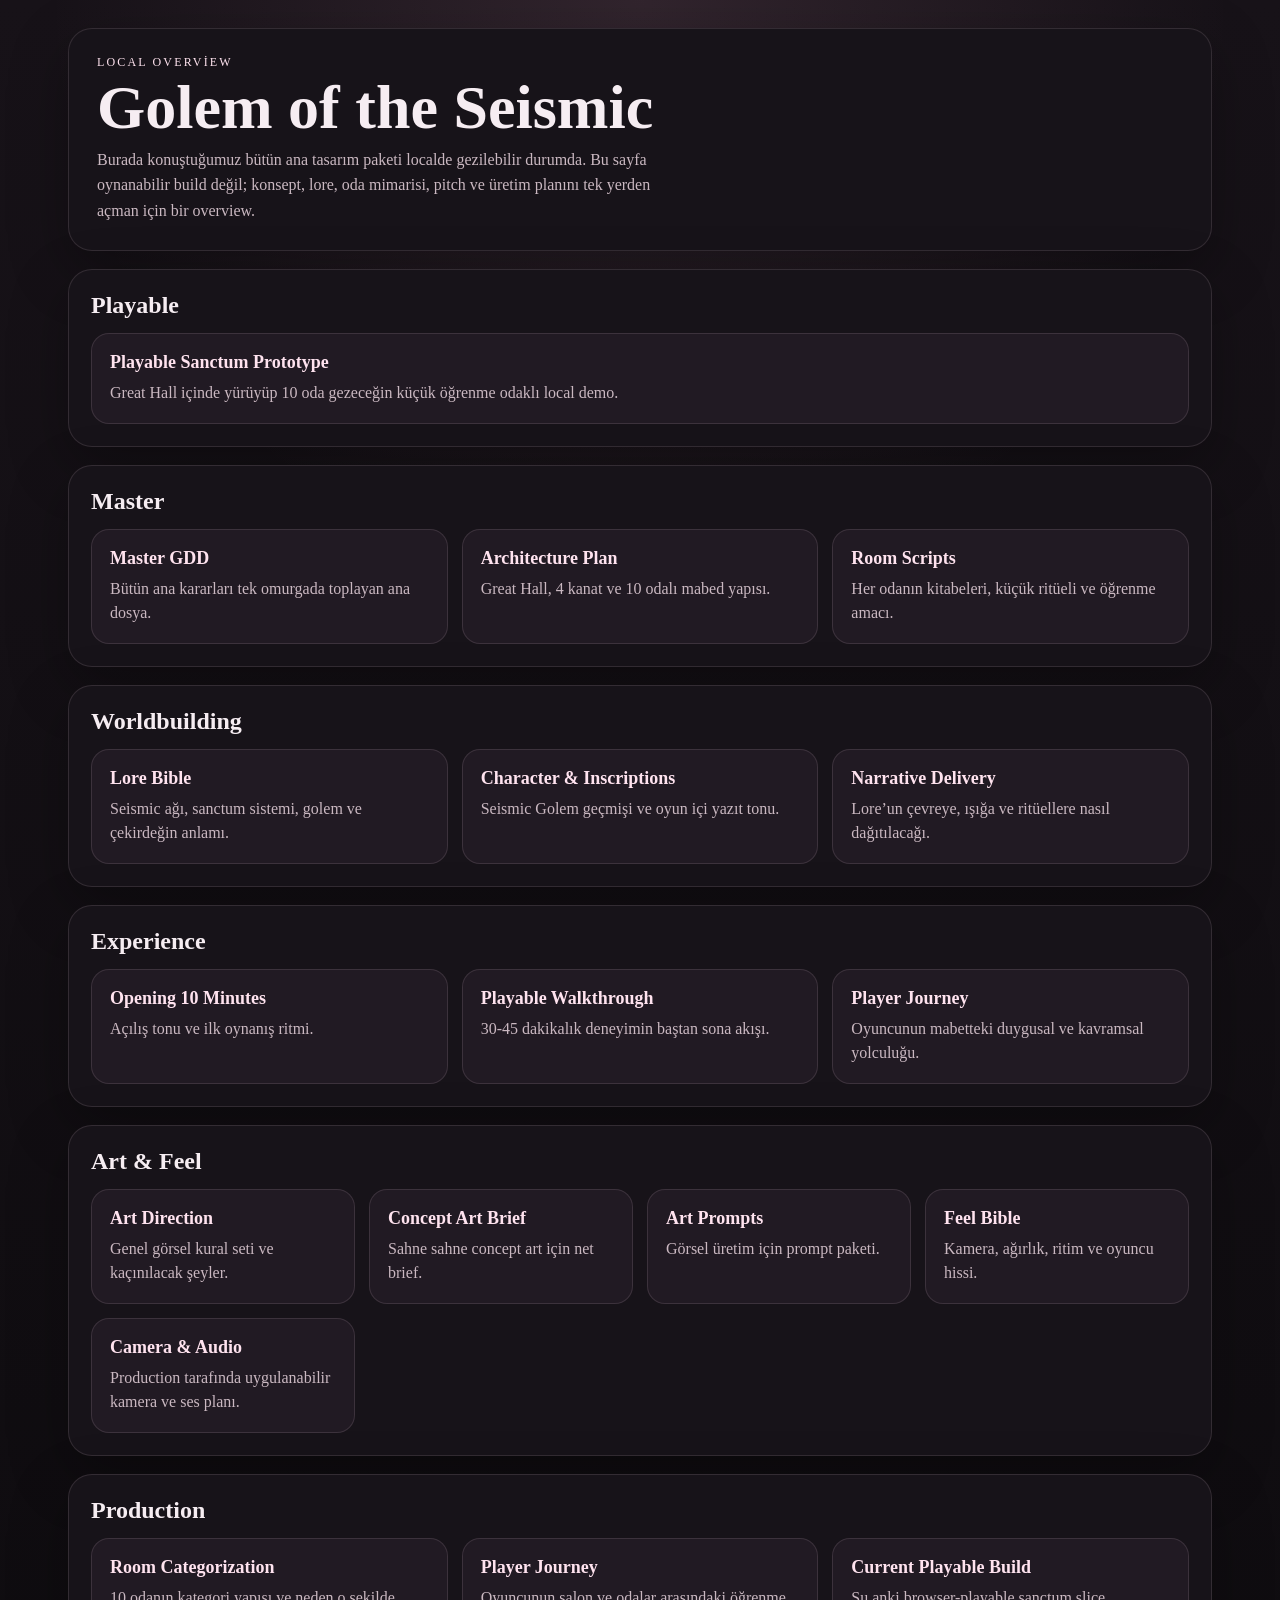
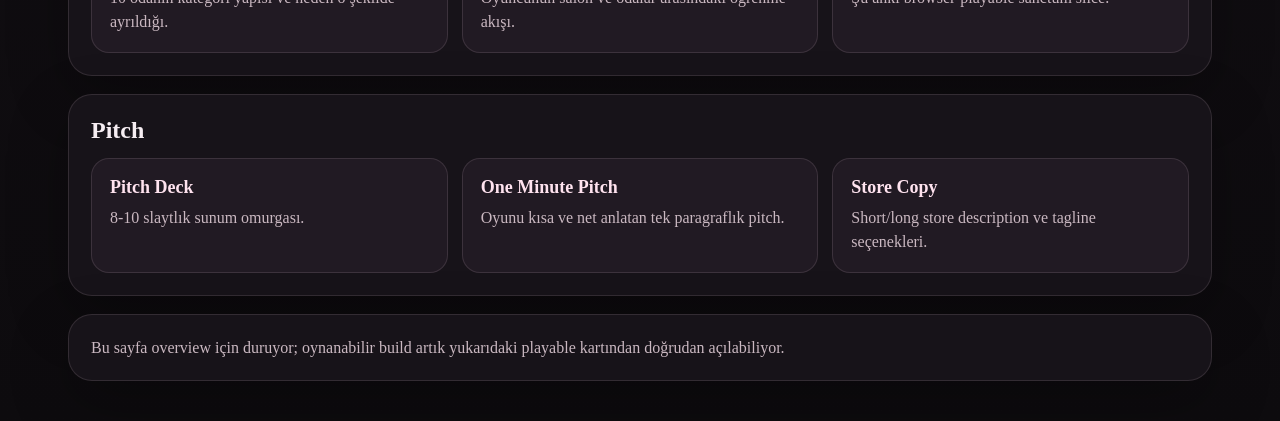
<file: golem-of-seismic-overview.html>
<!doctype html>
<html lang="tr">
  <head>
    <meta charset="UTF-8" />
    <meta name="viewport" content="width=device-width, initial-scale=1.0" />
    <title>Golem of the Seismic Overview</title>
    <style>
      :root {
        --bg: #0d0b0e;
        --panel: #171319;
        --panel-2: #211a23;
        --line: rgba(255, 220, 234, 0.12);
        --text: #f6edf2;
        --muted: #cab8c1;
        --accent: #f0a9c8;
        --accent-2: #ffe3ef;
      }

      * {
        box-sizing: border-box;
      }

      body {
        margin: 0;
        font-family: Georgia, "Times New Roman", serif;
        color: var(--text);
        background:
          radial-gradient(circle at top, rgba(240, 169, 200, 0.12), transparent 28%),
          linear-gradient(180deg, #171218 0%, #0d0b0e 100%);
      }

      .shell {
        max-width: 1180px;
        margin: 0 auto;
        padding: 28px 18px 40px;
      }

      .hero,
      .group,
      .notes {
        background: var(--panel);
        border: 1px solid var(--line);
        border-radius: 24px;
        box-shadow: 0 20px 60px rgba(0, 0, 0, 0.28);
      }

      .hero {
        padding: 26px 28px;
      }

      .eyebrow {
        margin: 0 0 8px;
        color: var(--accent-2);
        text-transform: uppercase;
        letter-spacing: 0.18em;
        font-size: 12px;
      }

      h1 {
        margin: 0 0 10px;
        font-size: clamp(36px, 5vw, 62px);
        line-height: 0.95;
      }

      .lead {
        margin: 0;
        max-width: 72ch;
        color: var(--muted);
        line-height: 1.6;
      }

      .group {
        margin-top: 18px;
        padding: 22px;
      }

      .group h2 {
        margin: 0 0 14px;
        font-size: 24px;
      }

      .cards {
        display: grid;
        grid-template-columns: repeat(auto-fit, minmax(260px, 1fr));
        gap: 14px;
      }

      a.card {
        display: block;
        padding: 18px;
        text-decoration: none;
        color: inherit;
        background: var(--panel-2);
        border: 1px solid var(--line);
        border-radius: 18px;
        transition: transform 140ms ease, border-color 140ms ease, background 140ms ease;
      }

      a.card:hover {
        transform: translateY(-2px);
        border-color: rgba(255, 227, 239, 0.24);
        background: #291f2c;
      }

      .card-title {
        margin: 0 0 8px;
        color: var(--accent-2);
        font-size: 18px;
      }

      .card p {
        margin: 0;
        color: var(--muted);
        line-height: 1.5;
      }

      .notes {
        margin-top: 18px;
        padding: 20px 22px;
      }

      .notes p {
        margin: 0;
        color: var(--muted);
        line-height: 1.6;
      }
    </style>
  </head>
  <body>
    <main class="shell">
      <section class="hero">
        <p class="eyebrow">Local Overview</p>
        <h1>Golem of the Seismic</h1>
        <p class="lead">
          Burada konuştuğumuz bütün ana tasarım paketi localde gezilebilir durumda. Bu sayfa oynanabilir
          build değil; konsept, lore, oda mimarisi, pitch ve üretim planını tek yerden açman için bir overview.
        </p>
      </section>

      <section class="group">
        <h2>Playable</h2>
        <div class="cards">
          <a class="card" href="./golem-of-seismic-playable.html">
            <h3 class="card-title">Playable Sanctum Prototype</h3>
            <p>Great Hall içinde yürüyüp 10 oda gezeceğin küçük öğrenme odaklı local demo.</p>
          </a>
        </div>
      </section>

      <section class="group">
        <h2>Master</h2>
        <div class="cards">
          <a class="card" href="./GOLEM_OF_SEISMIC_MASTER_GDD.md">
            <h3 class="card-title">Master GDD</h3>
            <p>Bütün ana kararları tek omurgada toplayan ana dosya.</p>
          </a>
          <a class="card" href="./GOLEM_OF_SEISMIC_ARCHITECTURE_PLAN.md">
            <h3 class="card-title">Architecture Plan</h3>
            <p>Great Hall, 4 kanat ve 10 odalı mabed yapısı.</p>
          </a>
          <a class="card" href="./GOLEM_OF_SEISMIC_ROOM_SCRIPTS.md">
            <h3 class="card-title">Room Scripts</h3>
            <p>Her odanın kitabeleri, küçük ritüeli ve öğrenme amacı.</p>
          </a>
        </div>
      </section>

      <section class="group">
        <h2>Worldbuilding</h2>
        <div class="cards">
          <a class="card" href="./SEISMIC_GOLEM_LORE.md">
            <h3 class="card-title">Lore Bible</h3>
            <p>Seismic ağı, sanctum sistemi, golem ve çekirdeğin anlamı.</p>
          </a>
          <a class="card" href="./SEISMIC_GOLEM_CHARACTER_AND_INSCRIPTIONS.md">
            <h3 class="card-title">Character & Inscriptions</h3>
            <p>Seismic Golem geçmişi ve oyun içi yazıt tonu.</p>
          </a>
          <a class="card" href="./SEISMIC_GOLEM_NARRATIVE_DELIVERY.md">
            <h3 class="card-title">Narrative Delivery</h3>
            <p>Lore’un çevreye, ışığa ve ritüellere nasıl dağıtılacağı.</p>
          </a>
        </div>
      </section>

      <section class="group">
        <h2>Experience</h2>
        <div class="cards">
          <a class="card" href="./SEISMIC_GOLEM_OPENING_10_MINUTES.md">
            <h3 class="card-title">Opening 10 Minutes</h3>
            <p>Açılış tonu ve ilk oynanış ritmi.</p>
          </a>
          <a class="card" href="./SEISMIC_GOLEM_PLAYABLE_WALKTHROUGH.md">
            <h3 class="card-title">Playable Walkthrough</h3>
            <p>30-45 dakikalık deneyimin baştan sona akışı.</p>
          </a>
          <a class="card" href="./GOLEM_OF_SEISMIC_PLAYER_JOURNEY.md">
            <h3 class="card-title">Player Journey</h3>
            <p>Oyuncunun mabetteki duygusal ve kavramsal yolculuğu.</p>
          </a>
        </div>
      </section>

      <section class="group">
        <h2>Art & Feel</h2>
        <div class="cards">
          <a class="card" href="./SEISMIC_GOLEM_ART_DIRECTION.md">
            <h3 class="card-title">Art Direction</h3>
            <p>Genel görsel kural seti ve kaçınılacak şeyler.</p>
          </a>
          <a class="card" href="./SEISMIC_GOLEM_CONCEPT_ART_BRIEF.md">
            <h3 class="card-title">Concept Art Brief</h3>
            <p>Sahne sahne concept art için net brief.</p>
          </a>
          <a class="card" href="./SEISMIC_GOLEM_ART_PROMPTS.md">
            <h3 class="card-title">Art Prompts</h3>
            <p>Görsel üretim için prompt paketi.</p>
          </a>
          <a class="card" href="./SEISMIC_GOLEM_FEEL_BIBLE.md">
            <h3 class="card-title">Feel Bible</h3>
            <p>Kamera, ağırlık, ritim ve oyuncu hissi.</p>
          </a>
          <a class="card" href="./SEISMIC_GOLEM_CAMERA_AND_AUDIO_PLAN.md">
            <h3 class="card-title">Camera & Audio</h3>
            <p>Production tarafında uygulanabilir kamera ve ses planı.</p>
          </a>
        </div>
      </section>

      <section class="group">
        <h2>Production</h2>
        <div class="cards">
          <a class="card" href="./GOLEM_OF_SEISMIC_ROOM_CATEGORIZATION.md">
            <h3 class="card-title">Room Categorization</h3>
            <p>10 odanın kategori yapısı ve neden o şekilde ayrıldığı.</p>
          </a>
          <a class="card" href="./GOLEM_OF_SEISMIC_PLAYER_JOURNEY.md">
            <h3 class="card-title">Player Journey</h3>
            <p>Oyuncunun salon ve odalar arasındaki öğrenme akışı.</p>
          </a>
          <a class="card" href="./golem-of-seismic-playable.html">
            <h3 class="card-title">Current Playable Build</h3>
            <p>Şu anki browser-playable sanctum slice.</p>
          </a>
        </div>
      </section>

      <section class="group">
        <h2>Pitch</h2>
        <div class="cards">
          <a class="card" href="./SEISMIC_GOLEM_PITCH_DECK.md">
            <h3 class="card-title">Pitch Deck</h3>
            <p>8-10 slaytlık sunum omurgası.</p>
          </a>
          <a class="card" href="./SEISMIC_GOLEM_ONE_MINUTE_PITCH.md">
            <h3 class="card-title">One Minute Pitch</h3>
            <p>Oyunu kısa ve net anlatan tek paragraflık pitch.</p>
          </a>
          <a class="card" href="./SEISMIC_GOLEM_STORE_COPY.md">
            <h3 class="card-title">Store Copy</h3>
            <p>Short/long store description ve tagline seçenekleri.</p>
          </a>
        </div>
      </section>

      <section class="notes">
        <p>
          Bu sayfa overview için duruyor; oynanabilir build artık yukarıdaki playable kartından doğrudan açılabiliyor.
        </p>
      </section>
    </main>
  </body>
  </html>
</file>
